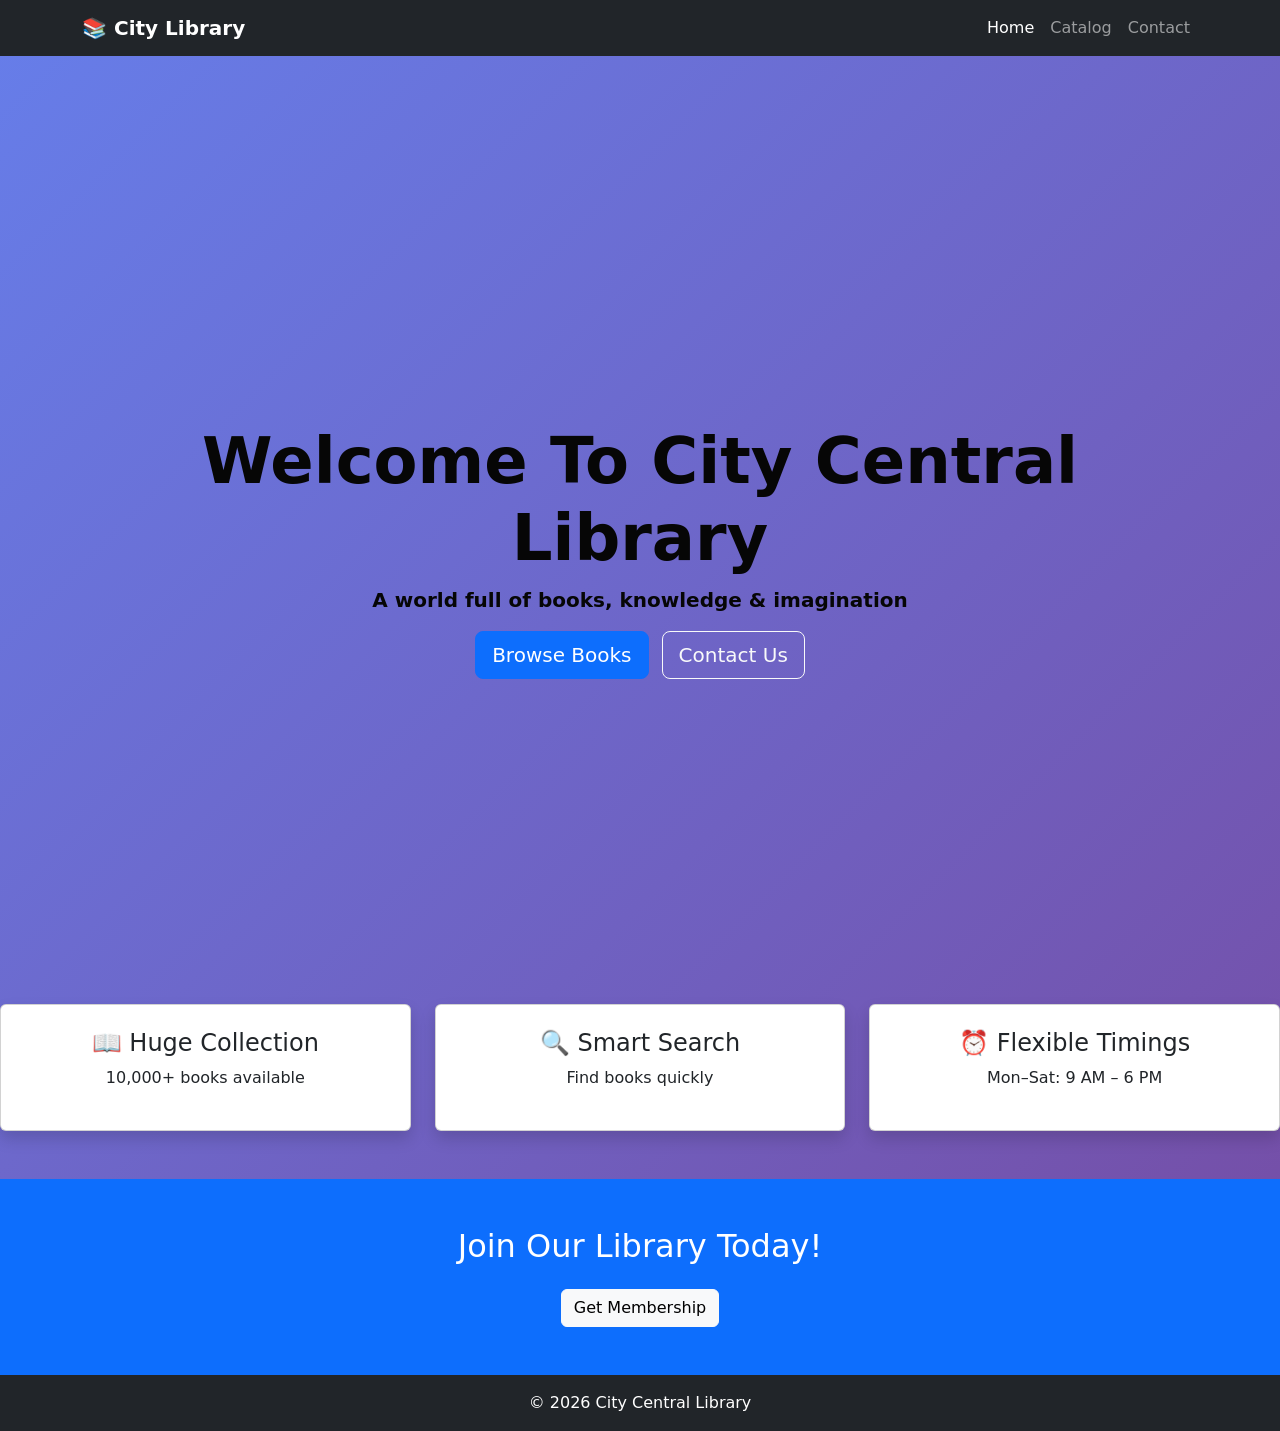
<file: index.html>
<!DOCTYPE html>
<html lang="en">
<head>
<meta charset="UTF-8">
<meta name="viewport" content="width=device-width, initial-scale=1.0">
<title>City Central Library</title>
<link rel="stylesheet" href="./style.css">

<link href="https://cdn.jsdelivr.net/npm/bootstrap@5.3.0/dist/css/bootstrap.min.css" rel="stylesheet">

<style>

</style>
</head>

<body>

<!-- Navbar -->
<nav class="navbar navbar-expand-lg navbar-dark bg-dark">
<div class="container">
<a class="navbar-brand fw-bold">📚 City Library</a>

<button class="navbar-toggler" data-bs-toggle="collapse" data-bs-target="#nav">
<span class="navbar-toggler-icon"></span>
</button>

<div class="collapse navbar-collapse" id="nav">
<ul class="navbar-nav ms-auto">
<li class="nav-item"><a class="nav-link active" href="index.html">Home</a></li>
<li class="nav-item"><a class="nav-link" href="catalog.html">Catalog</a></li>
<li class="nav-item"><a class="nav-link" href="contact.html">Contact</a></li>
</ul>
</div>
</div>
</nav>

<!-- Hero -->
<section class="hero">
<div class="container">
<h1 class="display-3 fw-bold">Welcome to City Central Library</h1>
<p class="lead fw-bold">A world full of books, knowledge & imagination</p>

<a href="catalog.html" class="btn btn-primary btn-lg me-2">Browse Books</a>
<a href="contact.html" class="btn btn-outline-light btn-lg">Contact Us</a>
</div>
</section>

<!-- Features -->
<div class="row">
<div class="container my-5">
<div class="row g-4 text-center">

<div class="col-md-4">
<div class="card shadow p-4">
<h4>📖 Huge Collection</h4>
<p>10,000+ books available</p>
</div>
</div>

<div class="col-md-4">
<div class="card shadow p-4">
<h4>🔍 Smart Search</h4>
<p>Find books quickly</p>
</div>
</div>

<div class="col-md-4">
<div class="card shadow p-4">
<h4>⏰ Flexible Timings</h4>
<p>Mon–Sat: 9 AM – 6 PM</p>
</div>
</div>
</div>
</div>
</div>

<!-- CTA -->
<div class="bg-primary text-white text-center p-5">
<h2>Join Our Library Today!</h2>
<a href="contact.html" class="btn btn-light mt-3">Get Membership</a>
</div>

<footer class="bg-dark text-white text-center p-3">
© 2026 City Central Library
</footer>

<script src="https://cdn.jsdelivr.net/npm/bootstrap@5.3.0/dist/js/bootstrap.bundle.min.js"></script>
</body>
</html>
</file>
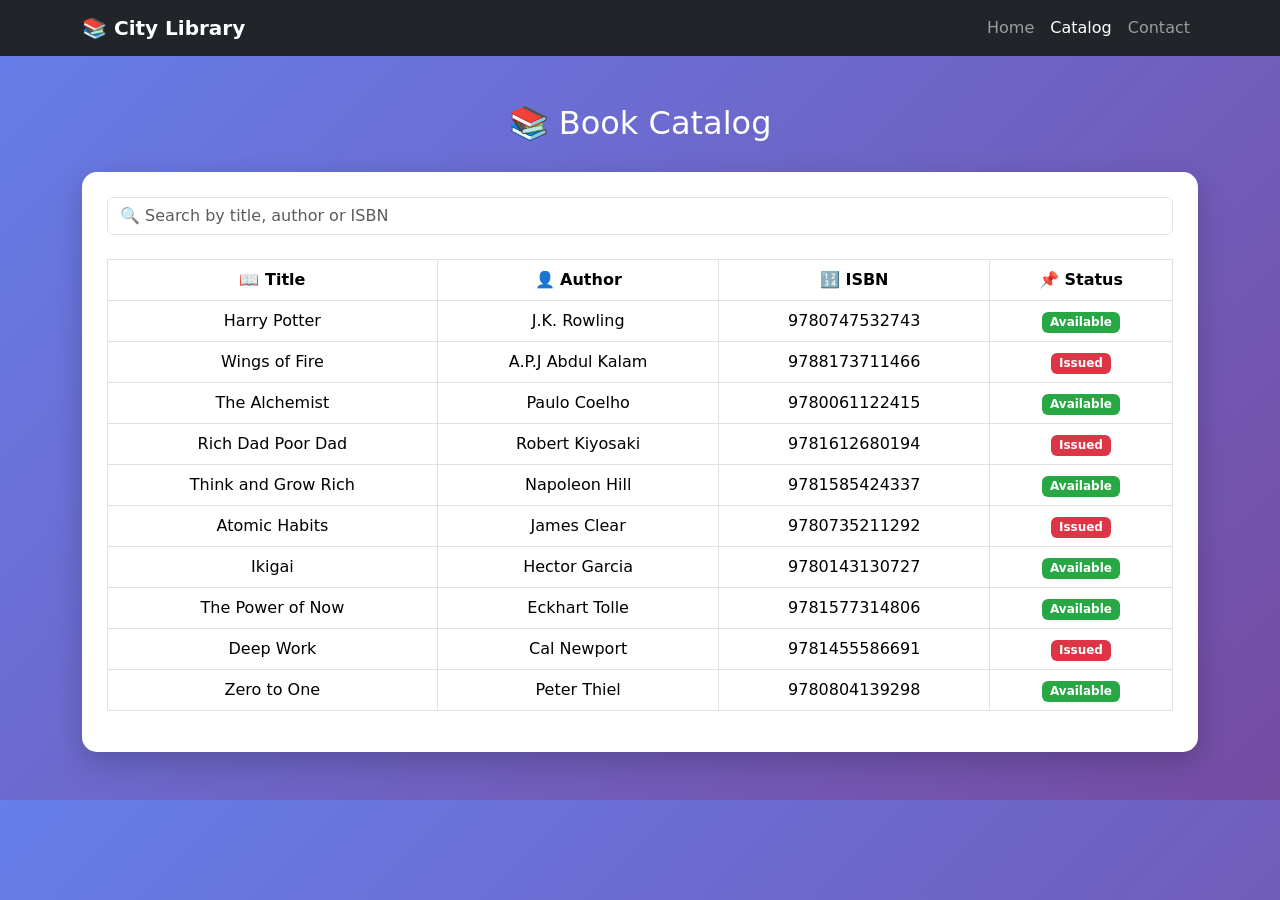
<file: catalog.html>
<!DOCTYPE html>
<html lang="en">
<head>
<meta charset="UTF-8">
<meta name="viewport" content="width=device-width, initial-scale=1.0">
<title>Book Catalog</title>
<link rel="stylesheet" href="./style.css">


<link href="https://cdn.jsdelivr.net/npm/bootstrap@5.3.0/dist/css/bootstrap.min.css" rel="stylesheet">

<style>

</style>

</head>

<body>

<!-- Navbar -->
<nav class="navbar navbar-expand-lg navbar-dark bg-dark">
    <div class="container">
    <a class="navbar-brand fw-bold">📚 City Library</a>
    
    <button class="navbar-toggler" data-bs-toggle="collapse" data-bs-target="#nav">
    <span class="navbar-toggler-icon"></span>
    </button>
    
    <div class="collapse navbar-collapse" id="nav">
    <ul class="navbar-nav ms-auto">
    <li class="nav-item"><a class="nav-link" href="index.html">Home</a></li>
    <li class="nav-item"><a class="nav-link active" href="catalog.html">Catalog</a></li>
    <li class="nav-item"><a class="nav-link" href="contact.html">Contact</a></li>
    </ul>
    </div>
    </div>
    </nav>

<div class="container py-5">

<h2 class="title">📚 Book Catalog</h2>

<div class="catalog-card">

<!-- Search -->
<input type="text" class="form-control search-box mb-4" placeholder="🔍 Search by title, author or ISBN">

<!-- Table -->
<div class="table-responsive">
<table class="table table-bordered text-center align-middle">

<thead>
<tr>
<th>📖 Title</th>
<th>👤 Author</th>
<th>🔢 ISBN</th>
<th>📌 Status</th>
</tr>
</thead>

<tbody>

<tr>
<td>Harry Potter</td>
<td>J.K. Rowling</td>
<td>9780747532743</td>
<td><span class="badge badge-available">Available</span></td>
</tr>

<tr>
<td>Wings of Fire</td>
<td>A.P.J Abdul Kalam</td>
<td>9788173711466</td>
<td><span class="badge badge-issued">Issued</span></td>
</tr>

<tr>
<td>The Alchemist</td>
<td>Paulo Coelho</td>
<td>9780061122415</td>
<td><span class="badge badge-available">Available</span></td>
</tr>

<tr>
<td>Rich Dad Poor Dad</td>
<td>Robert Kiyosaki</td>
<td>9781612680194</td>
<td><span class="badge badge-issued">Issued</span></td>
</tr>

<tr>
<td>Think and Grow Rich</td>
<td>Napoleon Hill</td>
<td>9781585424337</td>
<td><span class="badge badge-available">Available</span></td>
</tr>

<tr>
<td>Atomic Habits</td>
<td>James Clear</td>
<td>9780735211292</td>
<td><span class="badge badge-issued">Issued</span></td>
</tr>

<tr>
<td>Ikigai</td>
<td>Hector Garcia</td>
<td>9780143130727</td>
<td><span class="badge badge-available">Available</span></td>
</tr>

<tr>
<td>The Power of Now</td>
<td>Eckhart Tolle</td>
<td>9781577314806</td>
<td><span class="badge badge-available">Available</span></td>
</tr>

<tr>
<td>Deep Work</td>
<td>Cal Newport</td>
<td>9781455586691</td>
<td><span class="badge badge-issued">Issued</span></td>
</tr>

<tr>
<td>Zero to One</td>
<td>Peter Thiel</td>
<td>9780804139298</td>
<td><span class="badge badge-available">Available</span></td>
</tr>

</tbody>

</table>
<div id="notFoundMsg" class="text-center mt-4" style="display:none;">
    <div class="alert alert-warning shadow p-4 rounded">
        <h4>📕 Book Not Found</h4>
        <p>Try searching with another title, author or ISBN</p>
    </div>
</div>
</div>

</div>

</div>
<script src="./script.js"> </script>
</body>
</html>
</file>
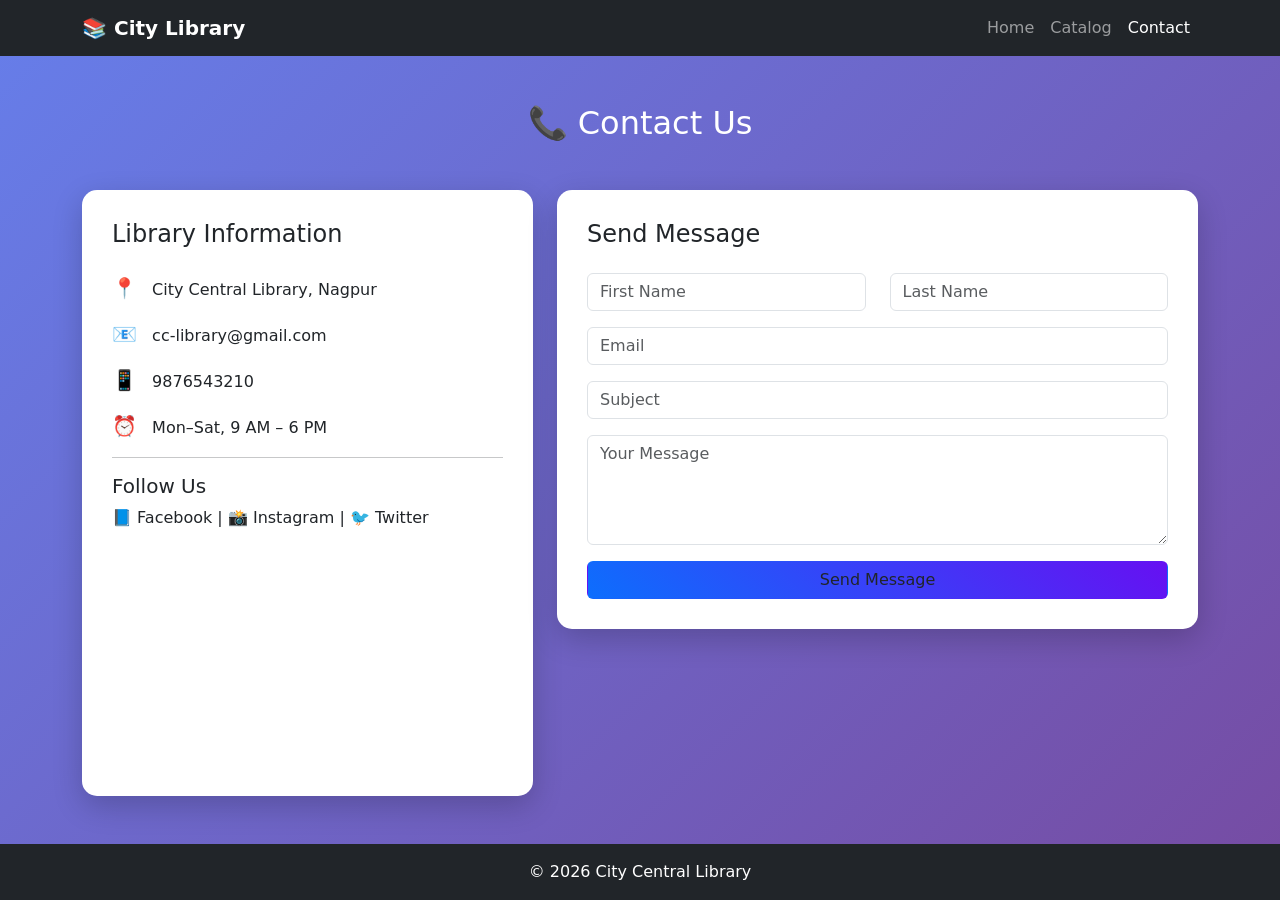
<file: contact.html>
<!DOCTYPE html>
<html lang="en">
<head>
<meta charset="UTF-8">
<meta name="viewport" content="width=device-width, initial-scale=1.0">
<title>Contact Us</title>
<link rel="stylesheet" href="./style.css">

<link href="https://cdn.jsdelivr.net/npm/bootstrap@5.3.0/dist/css/bootstrap.min.css" rel="stylesheet">
<!--js link-->
<script src="https://cdn.jsdelivr.net/npm/bootstrap@5.3.0/dist/js/bootstrap.bundle.min.js"></script>

<style>



</style>

</head>

<body>

<!-- Navbar -->
<nav class="navbar navbar-expand-lg navbar-dark bg-dark">
    <div class="container">
    <a class="navbar-brand fw-bold">📚 City Library</a>
    
    <button class="navbar-toggler" data-bs-toggle="collapse" data-bs-target="#nav">
    <span class="navbar-toggler-icon"></span>
    </button>
    
    <div class="collapse navbar-collapse" id="nav">
    <ul class="navbar-nav ms-auto">
    <li class="nav-item"><a class="nav-link" href="index.html">Home</a></li>
    <li class="nav-item"><a class="nav-link" href="catalog.html">Catalog</a></li>
    <li class="nav-item"><a class="nav-link active" href="contact.html">Contact</a></li>
    </ul>
    </div>
    </div>
    </nav>

<div class="container py-5">

<h2 class="text-center text-white mb-5">📞 Contact Us</h2>

<div class="row g-4">

<!-- Contact Info -->
<div class="col-md-5">
<div class="contact-card">

<h4 class="mb-4">Library Information</h4>

<p><span class="icon">📍</span> City Central Library, Nagpur</p>
<p><span class="icon">📧</span> cc-library@gmail.com</p>
<p><span class="icon">📱</span> 9876543210</p>
<p><span class="icon">⏰</span> Mon–Sat, 9 AM – 6 PM</p>

<hr>

<h5>Follow Us</h5>
<p>📘 Facebook | 📸 Instagram | 🐦 Twitter</p>
<div class="ratio ratio-16x9 mt-2">
    <iframe 
        src="https://www.google.com/maps?q=Nagpur&output=embed"
        style="border:0;" 
        loading="lazy">
    </iframe>
</div>

</div>
</div>

<!-- Contact Form -->
<div class="col-md-7">
<div class="contact-card">

<h4 class="mb-4">Send Message</h4>

<form>
<div class="row">
<div class="col-md-6">
<input type="text" class="form-control mb-3" placeholder="First Name" required>
</div>
<div class="col-md-6">
<input type="text" class="form-control mb-3" placeholder="Last Name" required>
</div>
</div>

<input type="email" class="form-control mb-3" placeholder="Email" required>
<input type="text" class="form-control mb-3" placeholder="Subject">

<textarea class="form-control mb-3" rows="4" placeholder="Your Message"></textarea>

<button type="button" class="btn btn-custom w-100" data-bs-toggle="modal" data-bs-target="#successModal">
    Send Message
</button>
</form>

</div>
</div>

</div>

</div>

<footer class="bg-dark text-white text-center p-3">
© 2026 City Central Library
</footer>
<!--Modal -->
<div class="modal fade" id="successModal" tabindex="-1">
    <div class="modal-dialog modal-dialog-centered">
      <div class="modal-content text-center p-4">
  
        <div class="modal-body">
  
          <h2 class="text-success">✔</h2>
          <h4 class="mt-2">Message Sent Successfully!</h4>
          <p class="text-muted">We will contact you soon 📞</p>
  
         
  
        </div>
  
      </div>
    </div>
  </div>
</body>
</html>
</file>
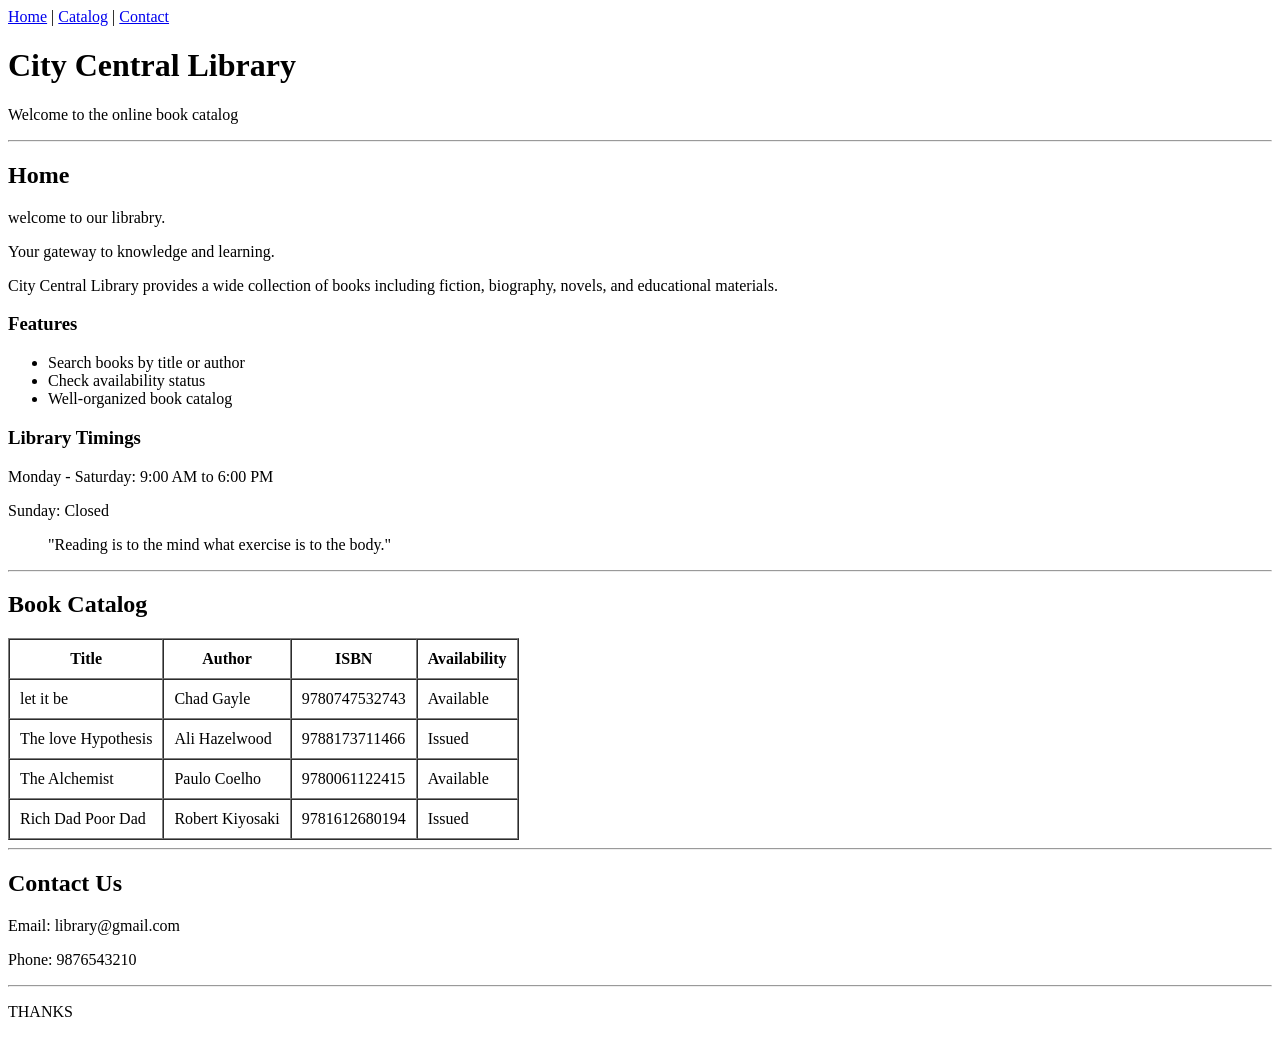
<file: ex_wd_module1.html>
<!DOCTYPE html>
<html lang="en">
<head>
    <meta charset="UTF-8">
    <meta name="viewport" content="width=device-width, initial-scale=1.0">
    <title>City Central Library</title>
</head>

<body>
<!-- Navigation -->
<nav>
    <a href="#home">Home</a> |
    <a href="#catalog">Catalog</a> |
    <a href="#contact">Contact</a>
</nav>

<!-- Header -->
<header id="home">
    <h1>City Central Library</h1>
    <p>Welcome to the online book catalog</p>
</header>
<hr>

<!-- Home Section -->
<section>
    <h2>Home</h2>
    <p>welcome to our librabry.</p>
    <p>Your gateway to knowledge and learning.</p>
    <p>
        City Central Library provides a wide collection of books including fiction,
        biography, novels, and educational materials. 
    </p>
          <h3>Features</h3>
    <ul>
       <li>Search books by title or author</li>
       <li>Check availability status</li>
       <li>Well-organized book catalog</li>
    </ul>
    <h3>Library Timings</h3>
    <p>Monday - Saturday: 9:00 AM to 6:00 PM</p>
    <p>Sunday: Closed</p>
    <blockquote>
       "Reading is to the mind what exercise is to the body."
    </blockquote>
</section>

<hr>

<!-- Catalog Section -->
<section id="catalog">
    <h2>Book Catalog</h2>

    <table border="1" cellpadding="10" cellspacing="0">
        <thead>
            <tr>
                <th>Title</th>
                <th>Author</th>
                <th>ISBN</th>
                <th>Availability</th>
            </tr>
        </thead>

        <tbody>
            <tr>
                <td>let it be</td>
                <td>Chad Gayle</td>
                <td>9780747532743</td>
                <td>Available</td>
            </tr>

            <tr>
                <td>The love Hypothesis</td>    
                <td> Ali Hazelwood</td>
                <td>9788173711466</td>
                <td>Issued</td>
            </tr>

            <tr>
                <td>The Alchemist</td>
                <td>Paulo Coelho</td>
                <td>9780061122415</td>
                <td>Available</td>
            </tr>

            <tr>
                <td>Rich Dad Poor Dad</td>
                <td>Robert Kiyosaki</td>
                <td>9781612680194</td>
                <td>Issued</td>
            </tr>
        </tbody>
    </table>
</section>

<hr>

<!-- Contact Section -->
<section id="contact">
    <h2>Contact Us</h2>
    <p>Email: library@gmail.com</p>
    <p>Phone: 9876543210</p>
</section>

<hr>

<!-- Footer -->
<footer>
    <p>THANKS</p>
</footer>

</body>
</html>
</file>
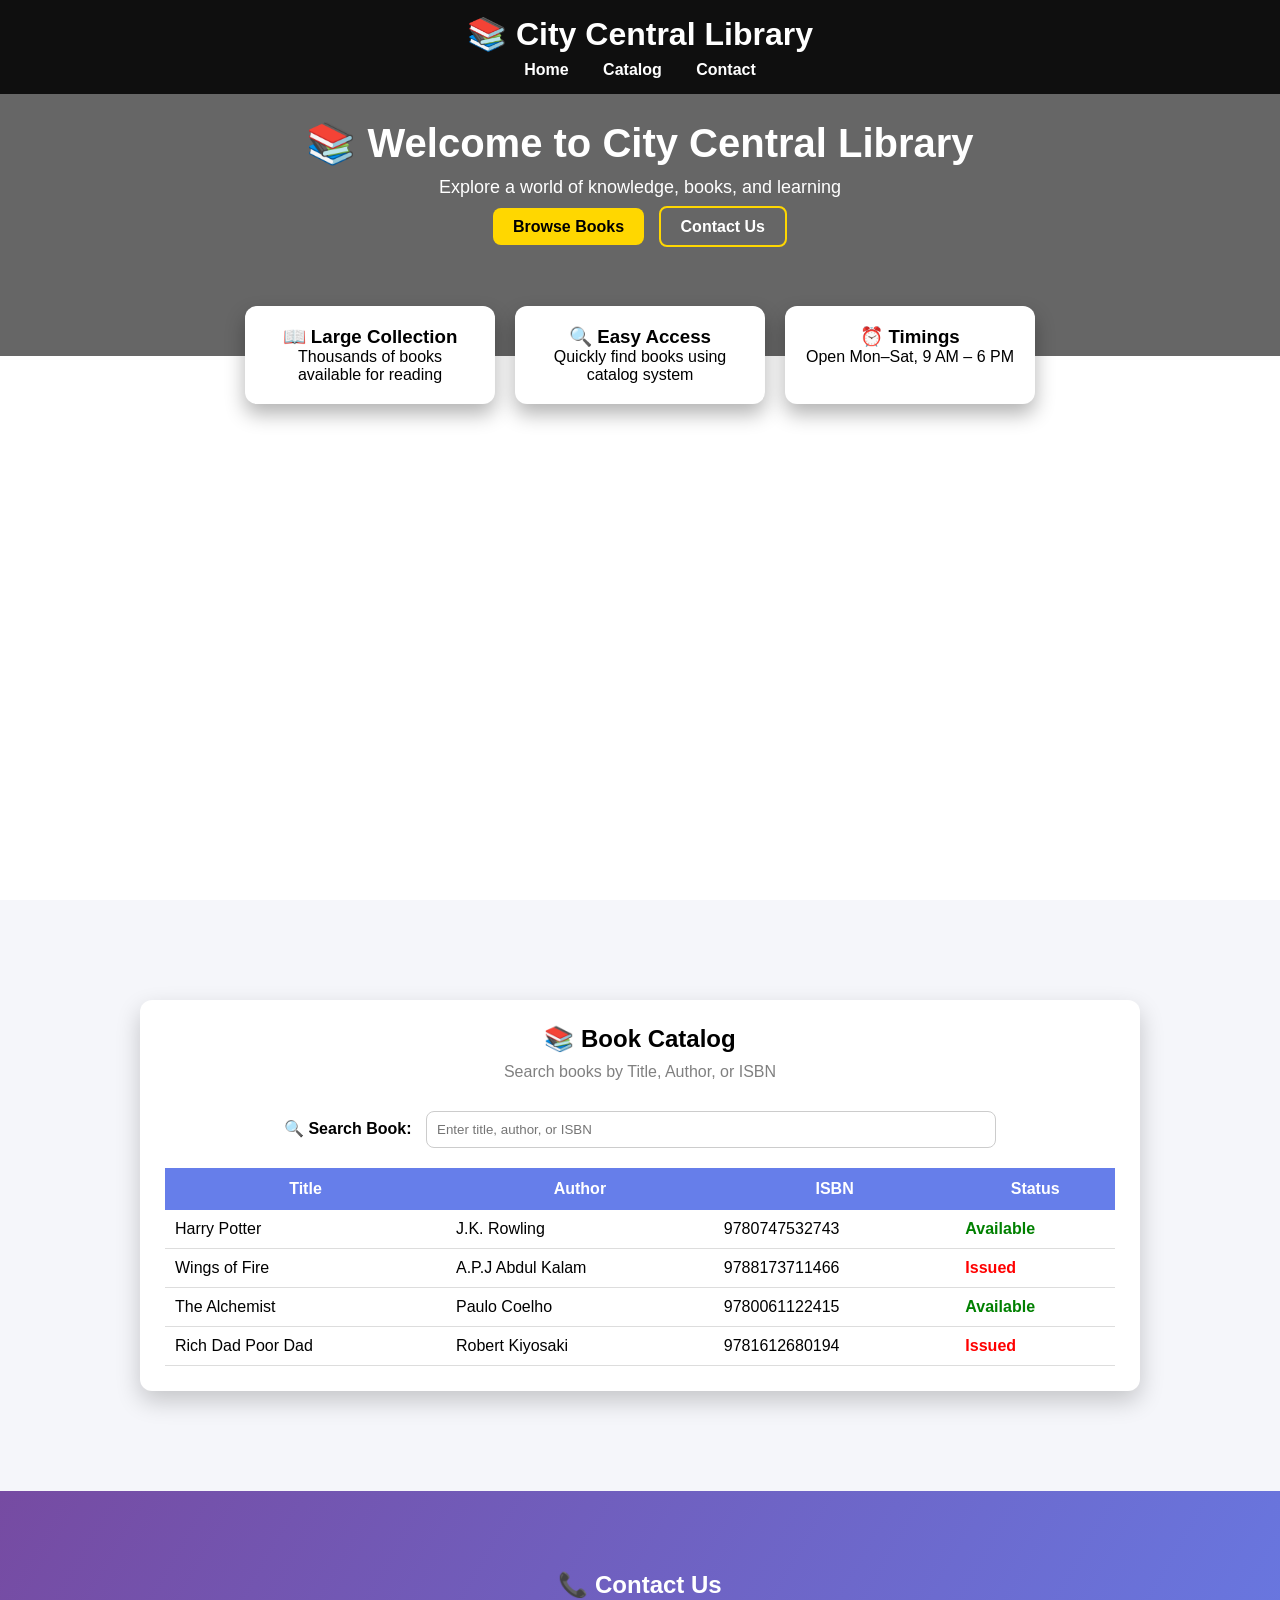
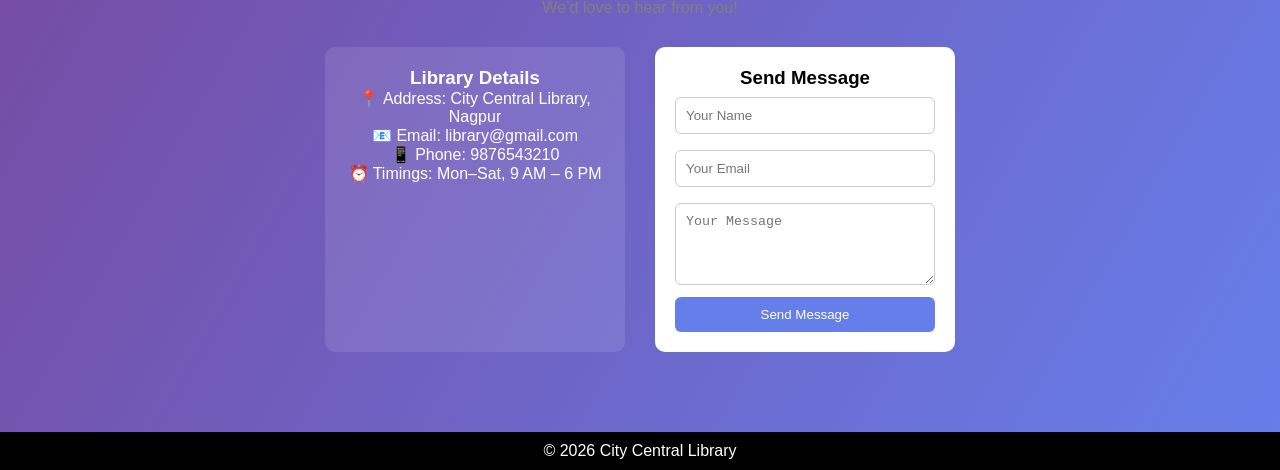
<file: ex_wd_module2.html>
<!DOCTYPE html>
<html lang="en">
<head>
    <meta charset="UTF-8">
    <meta name="viewport" content="width=device-width, initial-scale=1.0">
    <title>Document</title>
</head>
<body>
    <!DOCTYPE html>
<html lang="en">
<head>
<meta charset="UTF-8">
<meta name="viewport" content="width=device-width, initial-scale=1.0">
<title>City Central Library</title>

<style>

/* Reset */
* {
    margin: 0;
    padding: 0;
    box-sizing: border-box;
}

/* Body */
body {
    font-family: 'Segoe UI', sans-serif;
    
}

/* Header */
header {
    background: rgba(0,0,0,0.85);
    color: white;
    padding: 15px;
    position: fixed;
    width: 100%;
    top: 0;
    text-align: center;
    z-index: 1000;
}

/* Navigation */
nav {
    margin-top: 8px;
}

nav a {
    color: white;
    margin: 0 15px;
    text-decoration: none;
    font-weight: bold;
}

nav a:hover {
    color: yellow;
}

/* Sections */
/* Catalog Section */
#catalog {
    padding: 100px 20px;
    background: #f5f6fa;
}

/* Container */
.catalog-container {
    max-width: 1000px;
    margin: auto;
    background: white;
    padding: 25px;
    border-radius: 12px;
    box-shadow: 0 10px 25px rgba(0,0,0,0.2);
}

/* Heading */
.catalog-container h2 {
    text-align: center;
    margin-bottom: 10px;
}

.subtitle {
    text-align: center;
    margin-bottom: 20px;
    color: gray;
}

/* Search Box */
.search-box {
    text-align: center;
    margin-bottom: 20px;
}

.search-box label {
    font-weight: bold;
    margin-right: 10px;
}

.search-box input {
    padding: 10px;
    width: 60%;
    border-radius: 8px;
    border: 1px solid #ccc;
}

/* Table */
.table-container {
    overflow-x: auto;
}

table {
    width: 100%;
    border-collapse: collapse;
}

th {
    background: #667eea;
    color: white;
    padding: 12px;
}

td {
    padding: 10px;
    border-bottom: 1px solid #ddd;
}

tr:hover {
    background: #f1f1f1;
}

/* Status */
.available {
    color: green;
    font-weight: bold;
}

.issued {
    color: red;
    font-weight: bold;
}

/* Responsive */
@media(max-width: 600px) {
    .search-box input {
        width: 90%;
    }

    table {
        font-size: 12px;
    }
}

/* Home */
/* Background Section */
#home {
    background: url('https://images.unsplash.com/photo-1524995997946-a1c2e315a42f') no-repeat center/cover;
    min-height: 100vh;
    position: relative;
    color: white;
}

/* Dark Overlay */
.overlay {
    background: rgba(0,0,0,0.6);
    padding: 120px 20px;
    text-align: center;
}

/* Hero Text */
.hero h2 {
    font-size: 40px;
    margin-bottom: 10px;
}

.hero p {
    font-size: 18px;
    margin-bottom: 20px;
}

/* Buttons */
.btn {
    padding: 10px 20px;
    background: #ffd700;
    color: black;
    text-decoration: none;
    border-radius: 8px;
    margin: 5px;
    font-weight: bold;
}

.btn.outline {
    background: transparent;
    border: 2px solid #ffd700;
    color: white;
}

.btn:hover {
    background: white;
    color: black;
}

/* Features */
.features {
    display: flex;
    justify-content: center;
    gap: 20px;
    margin-top: -50px;
    flex-wrap: wrap;
}

.card {
    background: white;
    color: black;
    padding: 20px;
    width: 250px;
    border-radius: 12px;
    text-align: center;
    box-shadow: 0 10px 20px rgba(0,0,0,0.3);
}

/* Responsive */
@media(max-width: 600px) {
    .hero h2 {
        font-size: 26px;
    }

    .features {
        flex-direction: column;
        align-items: center;
        margin-top: 20px;
    }
}
/* Container Card */
.container {
    max-width: 1000px;
    margin: auto;
    background: white;
    padding: 25px;
    border-radius: 12px;
    box-shadow: 0 10px 25px rgba(0,0,0,0.2);
}

/* Table */
table {
    width: 100%;
    border-collapse: collapse;
}

th {
    background: #667eea;
    color: white;
    padding: 12px;
}

td {
    padding: 10px;
    border-bottom: 1px solid #ddd;
}

tr:hover {
    background: #f1f1f1;
}

/* Status */
.available {
    color: green;
    font-weight: bold;
}

.issued {
    color: red;
    font-weight: bold;
}

/* Contact */
/* Contact Section */
#contact {
    background: linear-gradient(120deg, #764ba2, #667eea);
    padding: 80px 20px;
    color: white;
}

.contact-container {
    max-width: 1000px;
    margin: auto;
    text-align: center;
}

.subtitle {
    margin-bottom: 30px;
}

/* Layout */
.contact-content {
    display: flex;
    gap: 30px;
    justify-content: center;
    flex-wrap: wrap;
}

/* Contact Info */
.contact-info {
    background: rgba(255,255,255,0.1);
    padding: 20px;
    border-radius: 10px;
    width: 300px;
}

/* Form */
.contact-form {
    background: white;
    color: black;
    padding: 20px;
    border-radius: 10px;
    width: 300px;
}

/* Inputs */
.contact-form input,
.contact-form textarea {
    width: 100%;
    padding: 10px;
    margin: 8px 0;
    border-radius: 6px;
    border: 1px solid #ccc;
}

/* Button */
.contact-form button {
    width: 100%;
    padding: 10px;
    background: #667eea;
    color: white;
    border: none;
    border-radius: 6px;
    cursor: pointer;
}

.contact-form button:hover {
    background: #333;
}

/* Responsive */
@media(max-width: 600px) {
    .contact-content {
        flex-direction: column;
        align-items: center;
    }
}

/* Footer */
footer {
    text-align: center;
    background: black;
    color: white;
    padding: 10px;
}

/* Responsive */
@media(max-width: 600px) {
    nav a {
        display: block;
        margin: 10px 0;
    }

    table {
        font-size: 12px;
    }
}

</style>
</head>

<body>

<!-- Header -->
<header>
    <h1>📚 City Central Library</h1>
    <nav>
        <a href="#home">Home</a>
        <a href="#catalog">Catalog</a>
        <a href="#contact">Contact</a>
    </nav>
</header>

<!-- Home Section -->
<section id="home">
    <div class="overlay">
        <div class="hero">
            <h2>📚 Welcome to City Central Library</h2>
            <p>Explore a world of knowledge, books, and learning</p>

            <div class="hero-buttons">
                <a href="#catalog" class="btn">Browse Books</a>
                <a href="#contact" class="btn outline">Contact Us</a>
            </div>
        </div>
    </div>

    <!-- Features -->
    <div class="features">
        <div class="card">
            <h3>📖 Large Collection</h3>
            <p>Thousands of books available for reading</p>
        </div>

        <div class="card">
            <h3>🔍 Easy Access</h3>
            <p>Quickly find books using catalog system</p>
        </div>

        <div class="card">
            <h3>⏰ Timings</h3>
            <p>Open Mon–Sat, 9 AM – 6 PM</p>
        </div>
    </div>
</section>

<!-- Catalog -->
<section id="catalog">
    <div class="catalog-container">

        <h2>📚 Book Catalog</h2>
        <p class="subtitle">Search books by Title, Author, or ISBN</p>

        <!-- Search Box -->
        <div class="search-box">
            <label for="search">🔍 Search Book:</label>
            <input type="text" id="search" placeholder="Enter title, author, or ISBN">
        </div>

        <!-- Table -->
        <div class="table-container">
            <table>
                <thead>
                    <tr>
                        <th>Title</th>
                        <th>Author</th>
                        <th>ISBN</th>
                        <th>Status</th>
                    </tr>
                </thead>

                <tbody>
                    <tr>
                        <td>Harry Potter</td>
                        <td>J.K. Rowling</td>
                        <td>9780747532743</td>
                        <td><span class="available">Available</span></td>
                    </tr>

                    <tr>
                        <td>Wings of Fire</td>
                        <td>A.P.J Abdul Kalam</td>
                        <td>9788173711466</td>
                        <td><span class="issued">Issued</span></td>
                    </tr>

                    <tr>
                        <td>The Alchemist</td>
                        <td>Paulo Coelho</td>
                        <td>9780061122415</td>
                        <td><span class="available">Available</span></td>
                    </tr>

                    <tr>
                        <td>Rich Dad Poor Dad</td>
                        <td>Robert Kiyosaki</td>
                        <td>9781612680194</td>
                        <td><span class="issued">Issued</span></td>
                    </tr>
                </tbody>
            </table>
        </div>

    </div>
</section>

<!-- Contact -->
<section id="contact">
    <div class="contact-container">

        <h2>📞 Contact Us</h2>
        <p class="subtitle">We’d love to hear from you!</p>

        <div class="contact-content">

            <!-- Contact Info -->
            <div class="contact-info">
                <h3>Library Details</h3>
                <p>📍 Address: City Central Library, Nagpur</p>
                <p>📧 Email: library@gmail.com</p>
                <p>📱 Phone: 9876543210</p>
                <p>⏰ Timings: Mon–Sat, 9 AM – 6 PM</p>
            </div>

            <!-- Contact Form -->
            <div class="contact-form">
                <h3>Send Message</h3>

                <form>
                    <input type="text" placeholder="Your Name" required>
                    <input type="email" placeholder="Your Email" required>
                    <textarea placeholder="Your Message" rows="4"></textarea>
                    <button type="submit">Send Message</button>
                </form>

            </div>

        </div>
    </div>
</section>

<!-- Footer -->
<footer>
    <p>© 2026 City Central Library</p>
</footer>

</body>
</html>
</body>
</html>
</file>
<file: style.css>
.hero {
    background: url('https://images.unsplash.com/photo-1524995997946-a1c2e315a42f') no-repeat center/cover;  
    color: rgb(6, 6, 6);
    display: flex;
    align-items: center;
    text-align: center;
    min-height: 100vh;
     padding-top: 90px;
  }
  .hero h1{
      text-transform: capitalize;
      text-shadow: 2px 2px solid black;
  }
  .card-hover {
      transition: all 0.3s ease;
      border-radius: 12px;
  }
  
  .card-hover:hover {
      transform: translateY(-10px) scale(1.03);
      box-shadow: 0 15px 30px rgba(0,0,0,0.2);
      background: linear-gradient(135deg, #0d6efd, #6610f2);
      color: white;
  }
  
  .card-hover:hover h4,
  .card-hover:hover p {
      color: white;
  }
  

  body {
    background: linear-gradient(135deg, #667eea, #764ba2);
    font-family: Arial;
}

/* Heading */
.title {
    color: white;
    text-align: center;
    margin-bottom: 30px;
}

/* Search Box */
.search-box {
    border-radius: 30px;
    padding: 12px;
    border: none;
}

/* Card container */
.catalog-card {
    background: white;
    border-radius: 15px;
    padding: 25px;
    box-shadow: 0 10px 30px rgba(0,0,0,0.2);
}

/* Table styling */
.table tbody tr {
    transition: all 0.25s ease;
}

.table tbody tr:hover {
    background-color: #eef2ff;
    transform: translateY(-2px);
    box-shadow: 0 6px 15px rgba(0,0,0,0.1);
}

/* Badge styling */
.badge-available {
    background-color: #28a745;
}

.badge-issued {
    background-color: #dc3545;
}
#notFoundMsg .alert {
    background: linear-gradient(135deg, #ff9a9e, #fad0c4);
    border: none;
    color: #333;
    animation: fadeIn 0.5s ease;
}

@keyframes fadeIn {
    from {opacity: 0; transform: translateY(10px);}
    to {opacity: 1; transform: translateY(0);}
}


.contact-card {
    background: white;
    border-radius: 15px;
    padding: 30px;
    box-shadow: 0 10px 30px rgba(0,0,0,0.2);
}


.form-control:focus {
    border-color: #764ba2;
    box-shadow: 0 0 10px rgba(118,75,162,0.4);
}


.btn-custom {
    background: linear-gradient(45deg, #0d6efd, #6610f2);
    color: white;
    border: none;
    transition: 0.3s;
}

.btn-custom:hover {
    transform: scale(1.05);
    box-shadow: 0 8px 20px rgba(0,0,0,0.2);
}

.icon {
    font-size: 20px;
    margin-right: 10px;
}
</file>
